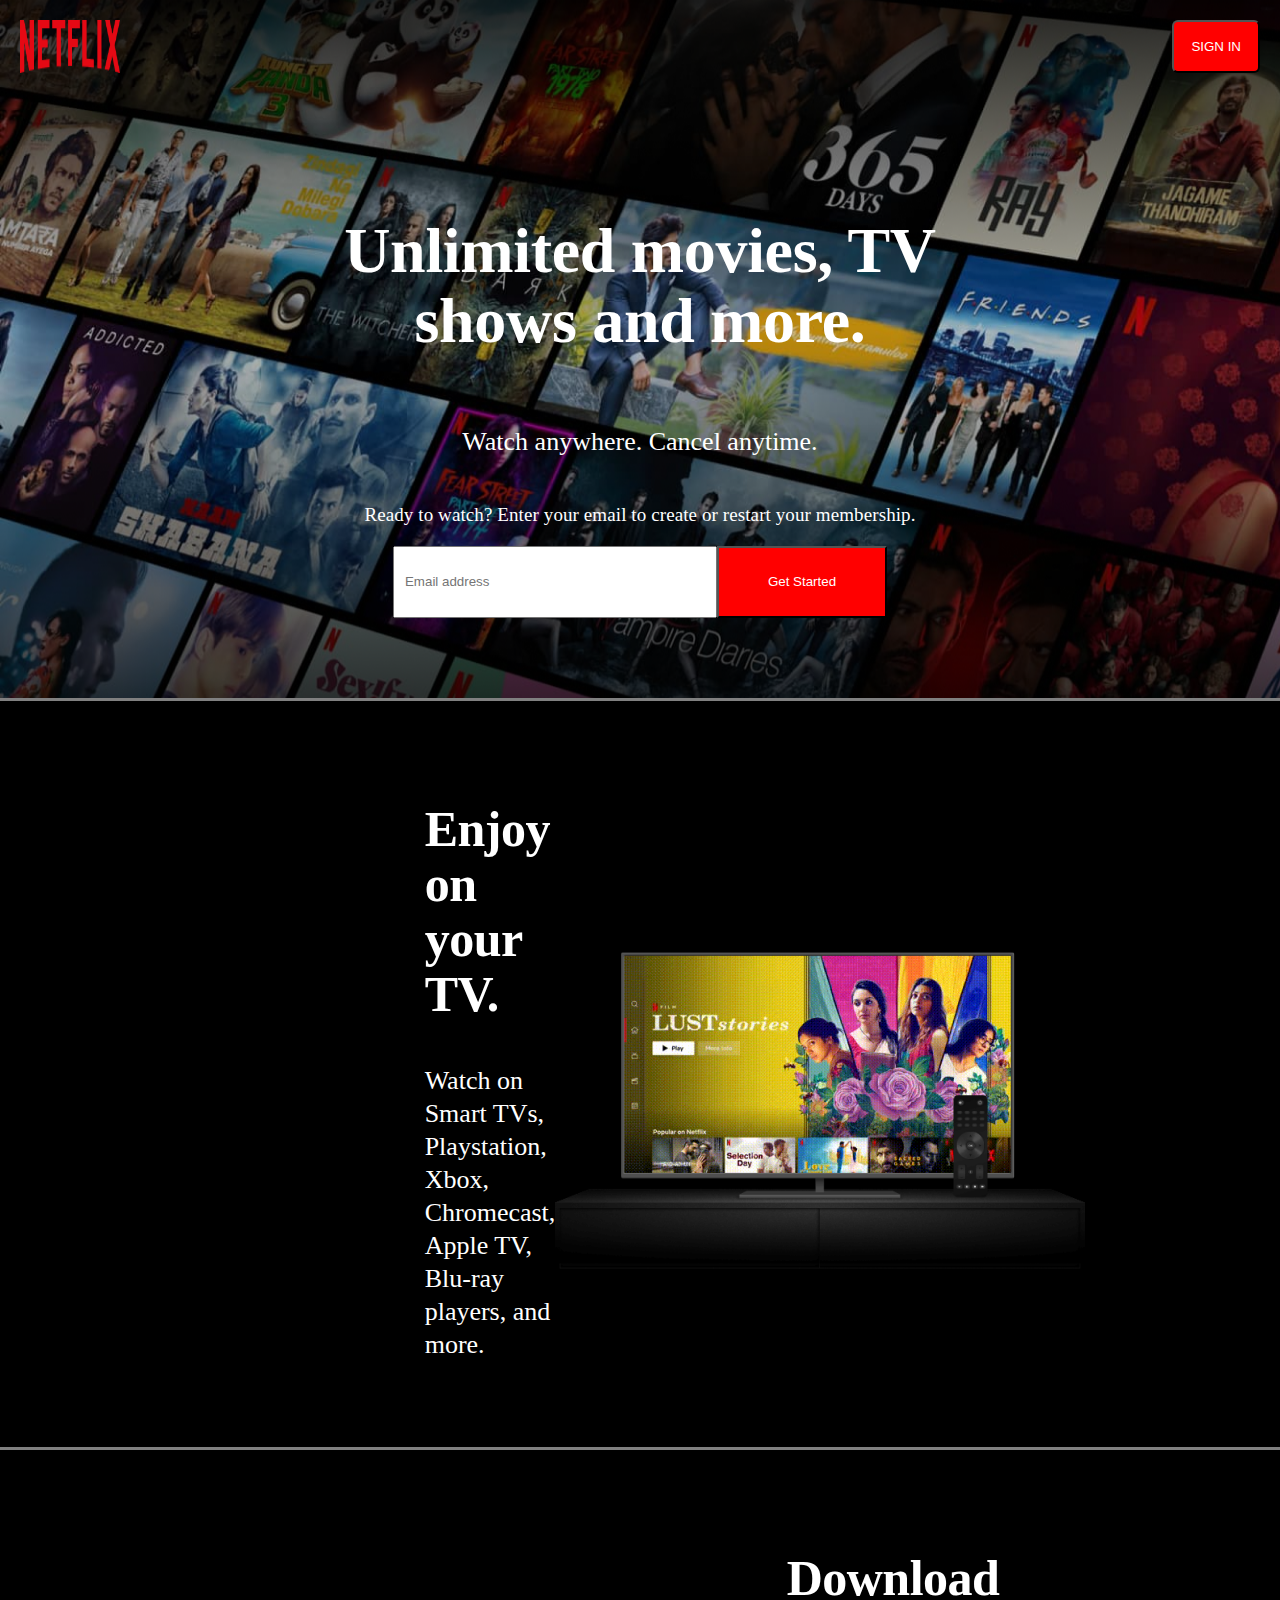
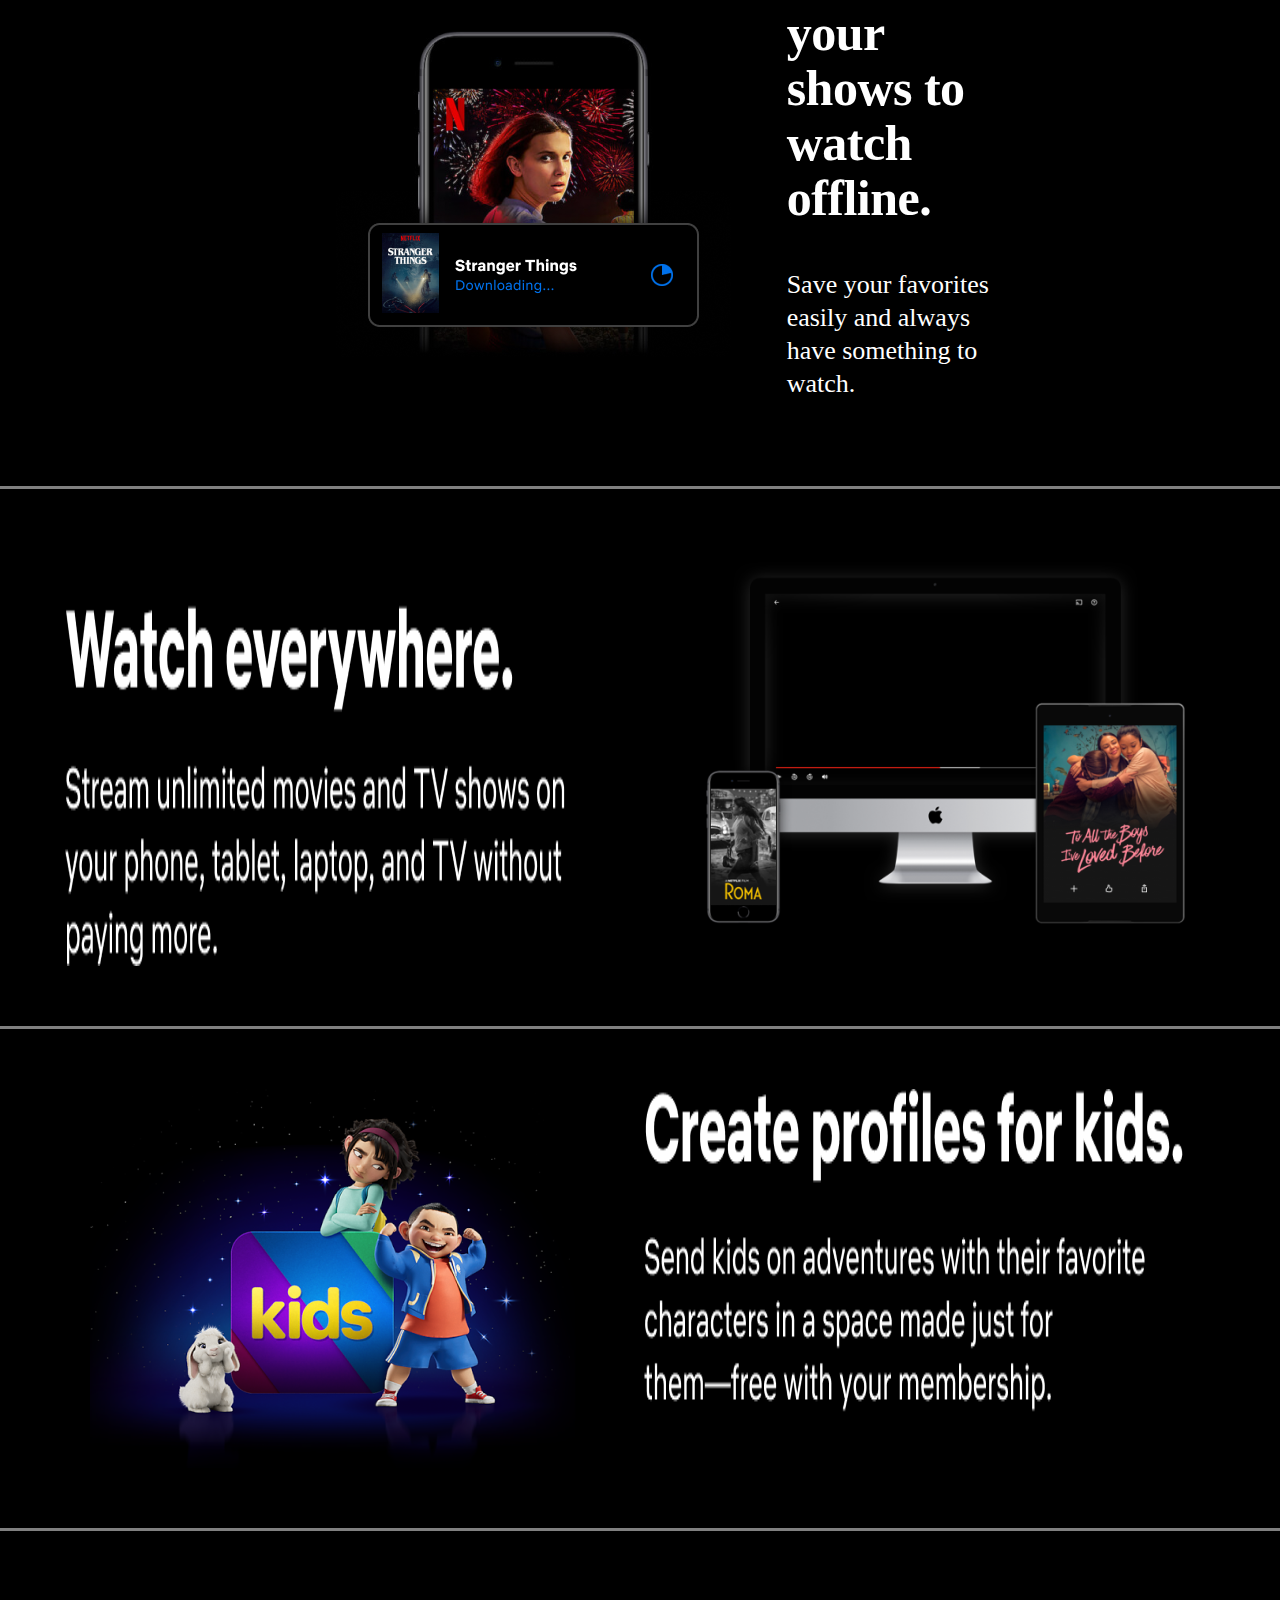
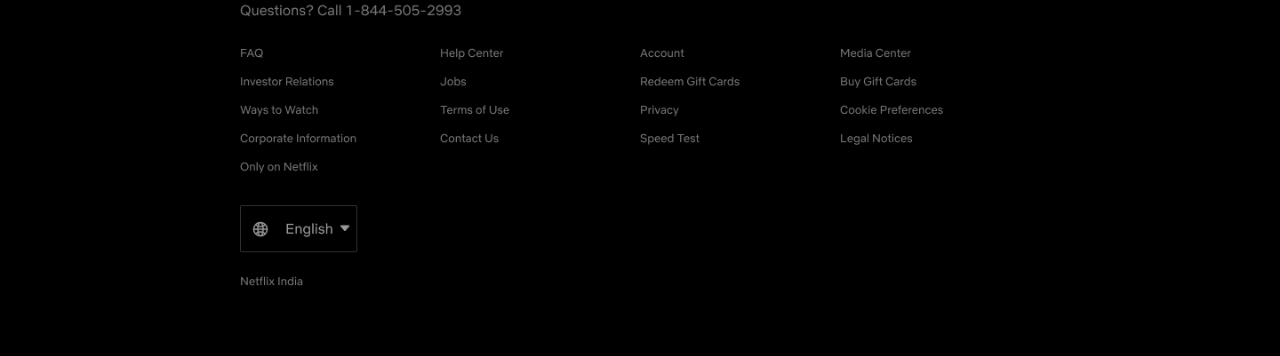
<file: index.html>
<!DOCTYPE html>
<html lang="en">
<head>
    <meta charset="UTF-8">
    <meta http-equiv="X-UA-Compatible" content="IE=edge">
    <meta name="viewport" content="width=device-width, initial-scale=1.0">
    <link rel="stylesheet" href="style.css">
    <title>welcome to netflix</title>
</head>
<body>
    <main>
    <nav>
<img class="logo" src="/images/logo.png" alt="netflixlogo">
<a href="/sign-in page/index.html"><button >SIGN IN</button></a>
    </nav>
        <div class="main_container">
            <div class="headline">
            <h1>Unlimited movies, TV <br>shows and more.</h1>
            <h3>Watch anywhere. Cancel anytime.</h3>
            <div class="email_container">
                <p>Ready to watch? Enter your email to create or restart your membership.</p>
                <div class="emailinput">
                <input class="emailbox" type="email" placeholder="Email address">
                <button class="getstarted">
                    Get Started  
                </button> </div>
                </div>
                </div>
        
        </div>
    </main>
    <div class="value_props">
        <div class="props1">
            <div class="props1_cont">
                <div class="tv_cont">
                <img class="Tvscreen" src="/images/props1 frame.png" alt="" >
                </div>    
                <div class="props1_textbox">
                    <h2>Enjoy on your TV.</h2>
                    <p>Watch on Smart TVs, Playstation, Xbox, Chromecast, Apple TV, Blu-ray players, and more.</p> 
                </div> 
            </div>
        </div> 
        <div class="props2">
            <div class="props2_cont">
                <div class="phone_cont">
                    <img src="/images/Frame.png" alt="iphone">
                </div>
                <div class="props2_textbox"> 
                    <h2>Download your shows to watch offline.</h2>
                    <p>Save your favorites easily and always have something to watch.</p>
                    
                </div> 
            </div>
        </div>
        <div class="props3">
            <div class="props3_cont">
                <img class="props3_textbox" src="/images/props3 textbox.png" alt="">
                <img class="props3_screen" src="/images/props 3 screen.png" alt="">
            
            </div>
        </div>
        <div class="props4">
            <div class="props4_cont">
                <img class="props4_img" src="/images/Frame 7.png" alt="">
                <img class="props4_textbox" src="/images/text Frame7.png" alt="">
            </div>
        </div>
    </div>
    <footer>
        <img class="footimage" src="/images/8.png" alt="">
    </footer>
</body>
</html>
</file>
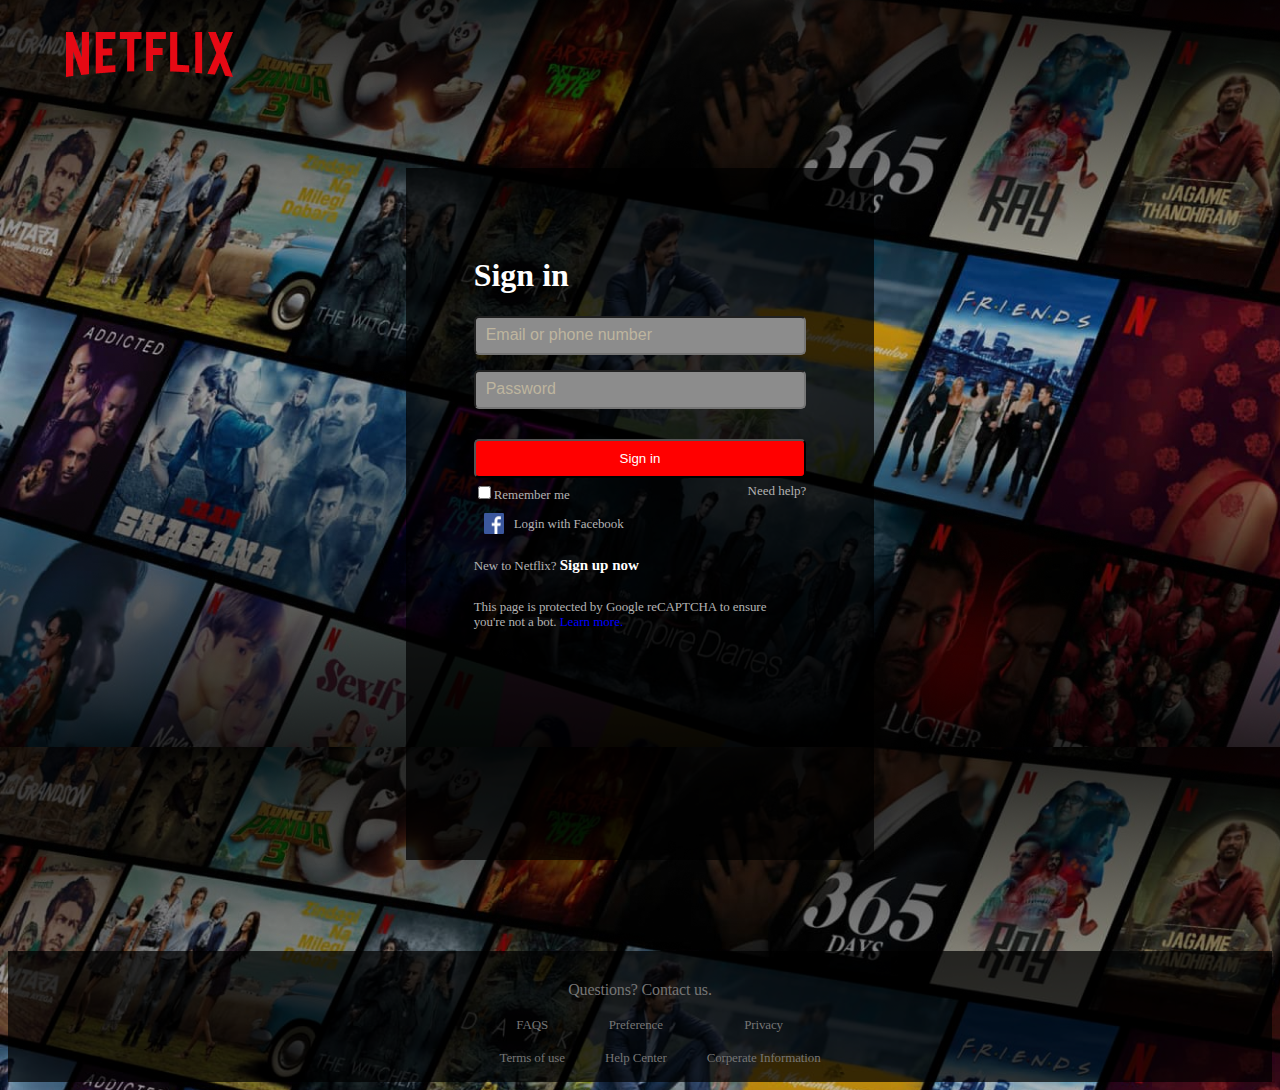
<file: sign-in page/index.html>
<!DOCTYPE html>
<html lang="en">
<head>
    <meta charset="UTF-8">
    <meta http-equiv="X-UA-Compatible" content="IE=edge">
    <meta name="viewport" content="width=device-width, initial-scale=1.0">
    <link rel="stylesheet" href="/sign-in page/style.css">
    <title>sign-in</title>
</head>
<body>
    <nav>
        <img src="/images/logo.png" alt="">
    </nav>
    <main>
    <div class="cont">
        <div class="signin_cont">
            <h1 style="color: white;">Sign in</h1>
            <input class="emailbox" type="email or phone" placeholder="Email or phone number">
            
           
             <input class="password" type="password" placeholder="Password" style;">
            
            <button class="signin" type="submit">Sign in</button>
            <div class="extra">
                <div>
                 <input type="checkbox" name="Remember" id="checkbox" >Remember me
                </div> 
                <div>
                 <a href="" style="text-decoration: none;" >Need help?</a>
                </div>
             </div>
             <div class="social">
                <div class="facebook">
                    <img src="/images/facebook logo.png" alt="">
                    <p>Login with Facebook</p>
                </div>
                <div class="signin2">
                    <p>New to Netflix? <a href="netflix.com" style="text-decoration: white;;"><b>Sign up now</b></a> </p>
                </div>
                <div class="captcha">
                    <p>This page is protected by Google reCAPTCHA to ensure <br>you're not a bot. <a href="#" style="text-decoration: none;">Learn more.</a></p>
                </div>
            </div>
        </div>
        

    </div>
    </main>
    <footer>
        <div class="question"><h><a href="#" style="text-decoration: none;">Questions? </a><a href="#" style="text-decoration: none;">Contact us.</a> </h></div>
        <div class="footerli">
      <div> <ul><a href="#" style="text-decoration: none;">FAQS</a></ul> 
       <ul><a href="#" style="text-decoration: none;">Terms of use</a></ul></div>
      <div> <ul><a href="#" style="text-decoration: none;">Preference</a></ul>
       <ul><a href="#" style="text-decoration: none;">Help Center</a></ul></div>
     <div>  <ul><a href="#" style="text-decoration: none;">Privacy</a></ul>
       <div><ul><a href="#" style="text-decoration: none;">Corperate Information</a></ul></div>
    </div>
    </footer>
</body>
</html>
</file>
<file: style.css>
body{
    align-items: center;
    margin: 0px;
    padding: 0px;
    box-sizing: border-box;
}
nav button {
    background-color: red;
    border-radius: 6px;
    color: white;
    float: left;
    padding: 17px;
}
main {
    background-image: url(/images/hero_image.png);
    background-repeat: n;
}
nav {
    display: flex;
    justify-content: space-between;
    padding: 20px;
}
.logo {
    max-width: 160px;
max-width: 100px;
}
.main_container {
    display: flex;
    background-size: cover;
    align-items: center;
    justify-content: center;
    z-index: 1;

    
}
.headline {
    display: flex;
    flex-direction: column;
    padding: 80px;
    min-width: 300px;
    max-width: 950px;

   
    
}

.headline h1 {
    color: white;
font-family: Netflix Sans;
font-size: 64px;
font-weight: 700;
line-height: 70px;
letter-spacing: -0.005em;
text-align: center;


}
.headline h3 {
    color: white;
font-family: Netflix Sans;
font-size: 26px;
font-weight: 400;
line-height: 33px;
letter-spacing: 0em;
text-align: center;

}
.email_container {
    display: flex;
    flex-direction: column;
    align-items: center;
}
.email_container p {
font-family: Netflix Sans;
font-size: 19px;
font-weight: 500;
line-height: 24px;
letter-spacing: 0.005em;
text-align: center;
color: white;

}
.emailinput {
    display: flex;
}
.emailbox{
    display: flex;
    padding: 10px;
    height: 48px;
    width: 100%;
    max-width: 500px;
    min-width: 300px;
    

}
.getstarted {
    background-color: red;
   color: white;
   min-width: 170px;
   padding: 10px 16px;
}
.props1 {
    display: flex;
    justify-content: center;
    background-color: black;
border-top: solid gray;
border-bottom: solid gray;
}
.props1_cont {
    display: flex;
    flex-direction: row-reverse;
    justify-content: center;
    align-items: center;
margin: 60px;
max-width: 540px;
max-width: 330px;
}
.tvscreen{
    display: flex;
    min-width: 330px;
    max-width: 540px;
}
.tv_cont {
    min-width: 300px;
    max-width: 540px;
}

.props1_textbox h2 {
    font-family: Netflix Sans;
    font-size: 50px;
    font-weight: 700;
    line-height: 55px;
    letter-spacing: -0.01em;
    text-align: left;
    color: white;
     
}
.props1_textbox p {
    font-family: Netflix Sans;
    font-size: 26px;
    font-weight: 400;
    line-height: 33px;
    letter-spacing: 0em;
    text-align: left;
    color: white;
}
.props2 {
    display: flex;
    justify-content: center;
    background-color: black;
border-bottom: solid gray;
}
.props2_cont {
    display: flex;
    justify-content: center;
    align-items: center;
margin: 60px;
max-width: 500px;
max-width: 300px;
}

.props2_textbox h2 {
color: white;
font-family: Netflix Sans;
font-size: 50px;
font-weight: 700;
line-height: 55px;
letter-spacing: -0.01em;
text-align: left;

}
.props2_textbox p {
    color: white;
font-family: Netflix Sans;
font-size: 26px;
font-weight: 400;
line-height: 33px;
letter-spacing: 0em;
text-align: left;

}
.props3 {
    display: flex;
    justify-content: center;
    background-color: black;
border-bottom: solid gray;

}
.props3_cont {
    display: flex;
    justify-content: center;
margin: 60px;
max-width: 540px;
max-width: 330px;
}


.props4 {
    display: flex;
    justify-content: center;
    background-color: black;
border-bottom: solid gray;
}
.props4_cont {
    display: flex;
    justify-content: center;
margin: 60px;
max-width: 540px;
max-width: 330px;
}
footer {
    display: flex;
    background-color: black;
    justify-content: center;
    padding: 70px;

}
.footimage {
    display: flex;
    max-width: 800px;
    min-width: 300px;
}
@media screen and (max-width: 700px ) {
    .emailinput {
        display: flex;
        flex-direction: column;
        justify-content: space-between;
        align-items: center;

        
        
}
.emailbox {
    margin: 20px;
    
}
.getstarted {
    padding: 17px;
    align-items: center;
    margin: 20px;
}
.props1_cont {
    flex-direction: column-reverse;
}

.props2_cont{
    flex-direction: column-reverse;
}
.props3_cont {
    flex-direction: column;
}
.props4_cont {
    flex-direction: column-reverse;
}

}
</file>
<file: sign-in page/style.css>
body {
    justify-content: center;
    background-image: url(/images/hero_image.png);
}
nav {
    display: flex;
    
    padding-top: 24px;
    margin-left: 58px;
}
main {
    display: flex;
   
    justify-content: center;
    padding-top: 91px;
    padding-bottom: 91px;

}

.cont {

    display: flex;
    background-color: rgba(0, 0, 0, 0.719);
    align-items: center;
    flex-direction: column;
    
}
.signin_cont {
    padding-bottom: 149px;
    display: flex;
    flex-direction: column;
    margin: 68px;

}
.emailbox {
    padding: 10px;
    margin-bottom: 15px;
    background: #8C8C8C;
    border-radius: 5px;

}
.password {
    padding: 10px;
    margin-bottom: 30px;
    background: #8C8C8C;
    border-radius: 5px;

    
}
::placeholder{
color: rgb(190, 181, 158);
font-size: 16px;
font-weight: 400;
line-height: 20px;
letter-spacing: 0em;
text-align: left;

}
.signin {
padding: 10px;
background-color: red;
color: white;
border-radius: 5px;
}
.extra {
    display: flex;
    justify-content: space-between;
    color: rgba(179, 179, 179, 1);
    padding-top: 5px;
font-size: 13px;
font-weight: 500;
line-height: 16px;
letter-spacing: 0em;
text-align: left;

}
a  {
color: rgba(179, 179, 179, 1);
font-size: 13px;
font-weight: 500;
line-height: 16px;
letter-spacing: 0em;
text-align: left;

}
.social {
    
    display: flex;
    flex-direction: column;
    color: rgba(179, 179, 179, 1);
    margin-right: 40px;
}
.facebook {
    display: flex;
    font-family: Netflix Sans;
font-size: 13px;
font-weight: 400;
line-height: 15px;
letter-spacing: -0.005em;
text-align: left;

}
.facebook img {
    padding: 10px;
}
.signin2 p {
    font-family: Netflix Sans;
    font-size: 13px;
    font-weight: 400;
    line-height: 15px;
    letter-spacing: -0.005em;
    text-align: left;
    
}
.captcha {
    font-family: Netflix Sans;
font-size: 13px;
font-weight: 400;
line-height: 15px;
letter-spacing: -0.005em;
text-align: left;

}
.captcha p a {
    color: blue;
}
.signin2 p a {
    color: white;
    font-size: 15px;
}
footer {
    display: flex;
    flex-direction: column;
    background-color:  rgba(0, 0, 0, 0.719);
    align-items: center;
    padding-top: 29px;
    
}
.question {
    display: flex;
}
.question a {
font-family: Netflix Sans;
font-size: 16px;
font-weight: 400;
line-height: 20px;
letter-spacing: -0.01em;
text-align: left;
color: rgba(117, 117, 117, 1);

}

.footerli {
    display: flex;
justify-content: space-between;
}

footer ul a {
    display: flex;
    justify-content: center;
 font-family: Netflix Sans;
font-size: 13px;
font-weight: 400;
line-height: 17px;
letter-spacing: -0.01em;
text-align: left;
color: rgba(117, 117, 117, 1);

}

@media screen and (max-width: 700px ) {
    body {
        background-image: none;
        background-color: black;
    }
    footer {
        border-top: solid 2px white;
    }
    .signin_cont {
        margin: 0px;
        padding-bottom: 75px;
    }

        
    main {
        padding-top: 0px;
        padding-bottom: 0px;
    }
    nav {
        padding-top: 10px;
        margin-left: 20px;
}
}
</file>
